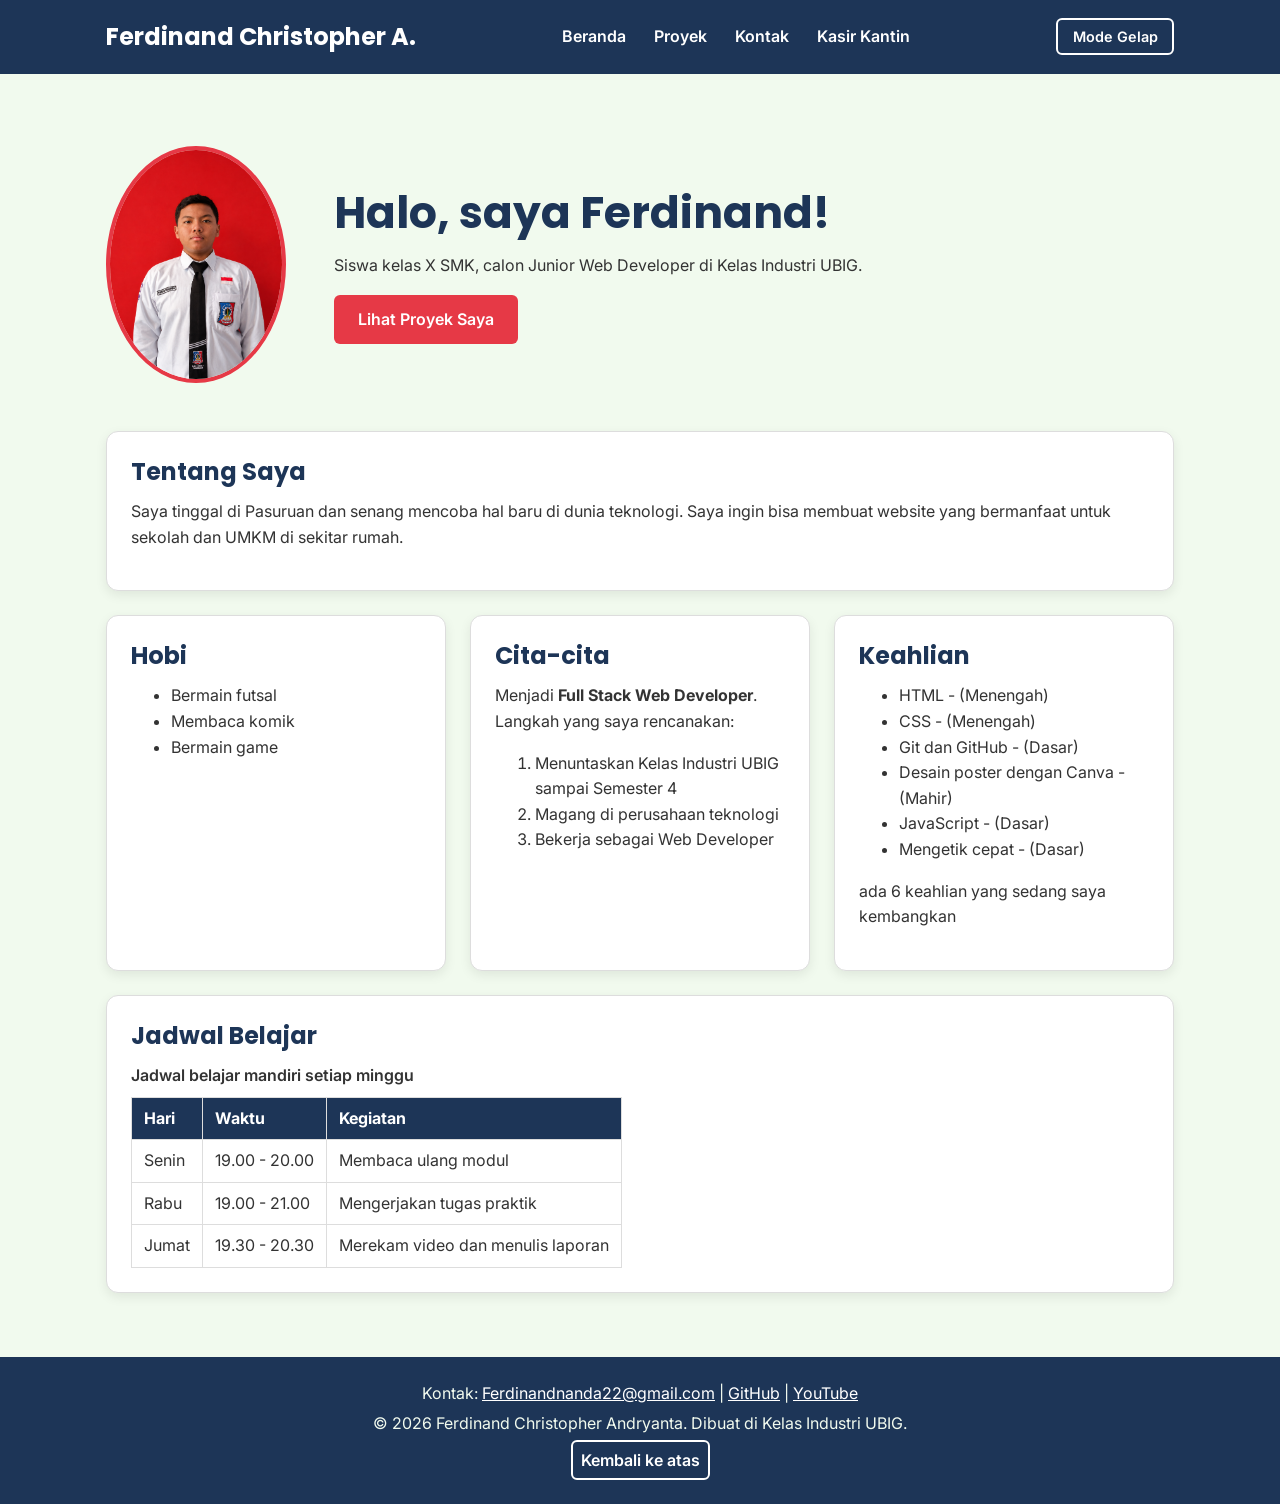
<file: index.html>
<!DOCTYPE html>
<html lang="id">
<head>
  <meta charset="UTF-8">
  <meta name="viewport" content="width=device-width, initial-scale=1.0">
  <title>Ferdinand Christopher A. | Beranda</title>
  <link rel="preconnect" href="https://fonts.googleapis.com">
  <link rel="preconnect" href="https://fonts.gstatic.com" crossorigin>
  <link href="https://fonts.googleapis.com/css2?family=Inter:wght@400;600&family=Poppins:wght@600;700&display=swap" rel="stylesheet">
  <link rel="stylesheet" href="css/style.css">
  <script src="JS/main.js" defer></script>
</head>
<body>
  <header>
    <div class="container navbar">
      <h1>Ferdinand Christopher A.</h1>
      <nav class="menu-laptop">
        <ul>
          <li><a href="index.html">Beranda</a></li>
          <li><a href="proyek.html">Proyek</a></li>
          <li><a href="kontak.html">Kontak</a></li>
          <li><a href="Kantin/kantin.html">Kasir Kantin</a></li>
        </ul>
      </nav>

      <button type="button" id="tombol-tema" class="tombol-tema">Mode Gelap</button>

      <!-- Tantangan: menu ponsel yang bisa dibuka-tutup -->
      <details class="menu-ponsel">
        <summary>Menu</summary>
        <nav>
          <ul>
            <li><a href="index.html">Beranda</a></li>
            <li><a href="proyek.html">Proyek</a></li>
            <li><a href="kontak.html">Kontak</a></li>
            <li><a href="Kantin/kantin.html">Kasir Kantin</a></li>
          </ul>
        </nav>
      </details>
    </div>
  </header>

  <main>
    <div class="container">
      <section class="hero">
        <img src="gwah smk set.png" alt="Foto profil Ferdinand" width="180" height="180">
        <div>
          <h2>Halo, saya Ferdinand!</h2>
          <p>Siswa kelas X SMK, calon Junior Web Developer di Kelas Industri UBIG.</p>
          <a href="proyek.html" class="tombol">Lihat Proyek Saya</a>
        </div>
      </section>

      <section class="kartu">
        <h2>Tentang Saya</h2>
        <p>Saya tinggal di Pasuruan dan senang mencoba hal baru di dunia teknologi. Saya ingin bisa membuat website yang bermanfaat untuk sekolah dan UMKM di sekitar rumah.</p>
      </section>

      <div class="daftar-kartu">
        <section class="kartu">
          <h2>Hobi</h2>
          <ul>
            <li>Bermain futsal</li>
            <li>Membaca komik</li>
            <li>Bermain game</li>
          </ul>
        </section>

        <section class="kartu">
          <h2>Cita-cita</h2>
          <p>Menjadi <strong>Full Stack Web Developer</strong>. Langkah yang saya rencanakan:</p>
          <ol>
            <li>Menuntaskan Kelas Industri UBIG sampai Semester 4</li>
            <li>Magang di perusahaan teknologi</li>
            <li>Bekerja sebagai Web Developer</li>
          </ol>
        </section>

        <section class="kartu">
          <h2>Keahlian</h2>
          <ul id="daftar-skill"></ul>
          <p id="jumlah-skill"></p>
        </section>
      </div>

      <section class="kartu">
        <h2>Jadwal Belajar</h2>
        <table>
          <caption>Jadwal belajar mandiri setiap minggu</caption>
          <thead>
            <tr>
              <th>Hari</th>
              <th>Waktu</th>
              <th>Kegiatan</th>
            </tr>
          </thead>
          <tbody>
            <tr>
              <td>Senin</td>
              <td>19.00 - 20.00</td>
              <td>Membaca ulang modul</td>
            </tr>
            <tr>
              <td>Rabu</td>
              <td>19.00 - 21.00</td>
              <td>Mengerjakan tugas praktik</td>
            </tr>
            <tr>
              <td>Jumat</td>
              <td>19.30 - 20.30</td>
              <td>Merekam video dan menulis laporan</td>
            </tr>
          </tbody>
        </table>
      </section>
    </div>
  </main>

  <footer>
    <p>Kontak: <a href="mailto:ferdinandnanda22@gmail.com.candiom">Ferdinandnanda22@gmail.com</a> |
      <a href="https://github.com/" target="_blank">GitHub</a> |
      <a href="https://www.youtube.com/" target="_blank">YouTube</a></p>
    <p>&copy; 2026 Ferdinand Christopher Andryanta. Dibuat di Kelas Industri UBIG.</p>
    <button type="button" id="tombol-atas" class="tombol-atas">Kembali ke atas</button>
  </footer>
</body>
</html>
</file>
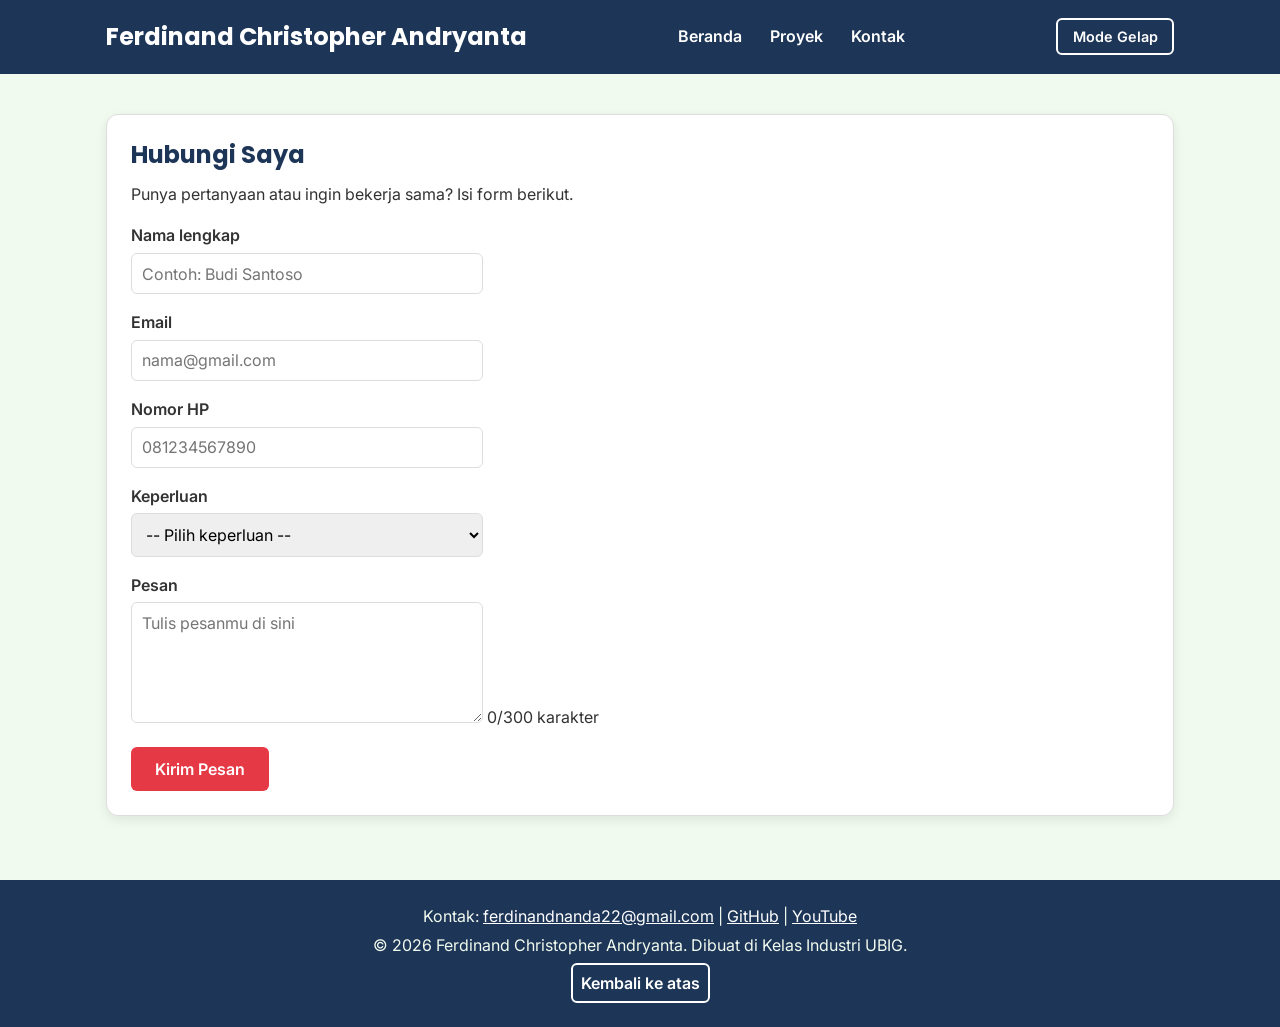
<file: kontak.html>
<!DOCTYPE html>
<html lang="id">
<head>
  <meta charset="UTF-8">
  <meta name="viewport" content="width=device-width, initial-scale=1.0">
  <title> Ferdinand Christopher Andryanta| Kontak</title>
  <link rel="preconnect" href="https://fonts.googleapis.com">
  <link rel="preconnect" href="https://fonts.gstatic.com" crossorigin>
  <link href="https://fonts.googleapis.com/css2?family=Inter:wght@400;600&family=Poppins:wght@600;700&display=swap" rel="stylesheet">
  <link rel="stylesheet" href="css/style.css">
  <script src="JS/main.js" defer></script>
</head>
<body>
  <header>
    <div class="container navbar">
      <h1>Ferdinand Christopher Andryanta</h1>
      <nav class="menu-laptop">
        <ul>
          <li><a href="index.html">Beranda</a></li>
          <li><a href="proyek.html">Proyek</a></li>
          <li><a href="kontak.html">Kontak</a></li>
        </ul>
      </nav>

      <button type="button" id="tombol-tema" class="tombol-tema">Mode Gelap</button>

      <!-- Tantangan: menu ponsel yang bisa dibuka-tutup -->
      <details class="menu-ponsel">
        <summary>Menu</summary>
        <nav>
          <ul>
            <li><a href="index.html">Beranda</a></li>
            <li><a href="proyek.html">Proyek</a></li>
            <li><a href="kontak.html">Kontak</a></li>
            <li><a href="Kantin/kantin.html">Kasir Kantin</a></li>
          </ul>
        </nav>
      </details>
    </div>
  </header>

  <main>
    <div class="container">
      <section class="kartu">
        <h2>Hubungi Saya</h2>
        <p>Punya pertanyaan atau ingin bekerja sama? Isi form berikut.</p>

        <form>
          <p>
            <label for="nama">Nama lengkap</label><br>
            <input type="text" id="nama" name="nama" placeholder="Contoh: Budi Santoso" required>
          </p>
          <p>
            <label for="email">Email</label><br>
            <input type="email" id="email" name="email" placeholder="nama@gmail.com" required>
          </p>
          <p>
            <label for="hp">Nomor HP</label><br>
            <input type="tel" id="hp" name="hp" placeholder="081234567890" required>
          </p>
          <p>
            <label for="keperluan">Keperluan</label><br>
            <select id="keperluan" name="keperluan" required>
              <option value="">-- Pilih keperluan --</option>
              <option value="bertanya">Bertanya</option>
              <option value="kerja-sama">Kerja sama proyek</option>
              <option value="lainnya">Lainnya</option>
            </select>
          </p>
          <p>
            <label for="pesan">Pesan</label><br>
            <textarea id="pesan" name="pesan" rows="5" cols="40" placeholder="Tulis pesanmu di sini" required></textarea>
            <span id="hitung-karakter" class="keterangan">0/300 karakter</span>
          </p>
          <button type="submit">Kirim Pesan</button>
        </form>
      </section>
    </div>
  </main>

  <footer>
    <p>Kontak: <a href="mailto:ferdinandnanda22@gmail.com">ferdinandnanda22@gmail.com</a> |
      <a href="https://github.com/" target="_blank">GitHub</a> |
      <a href="https://www.youtube.com/" target="_blank">YouTube</a></p>
    <p>&copy; 2026 Ferdinand Christopher Andryanta. Dibuat di Kelas Industri UBIG.</p>
    <button type="button" id="tombol-atas" class="tombol-atas">Kembali ke atas</button>
  </footer>
</body>
</html>
</file>
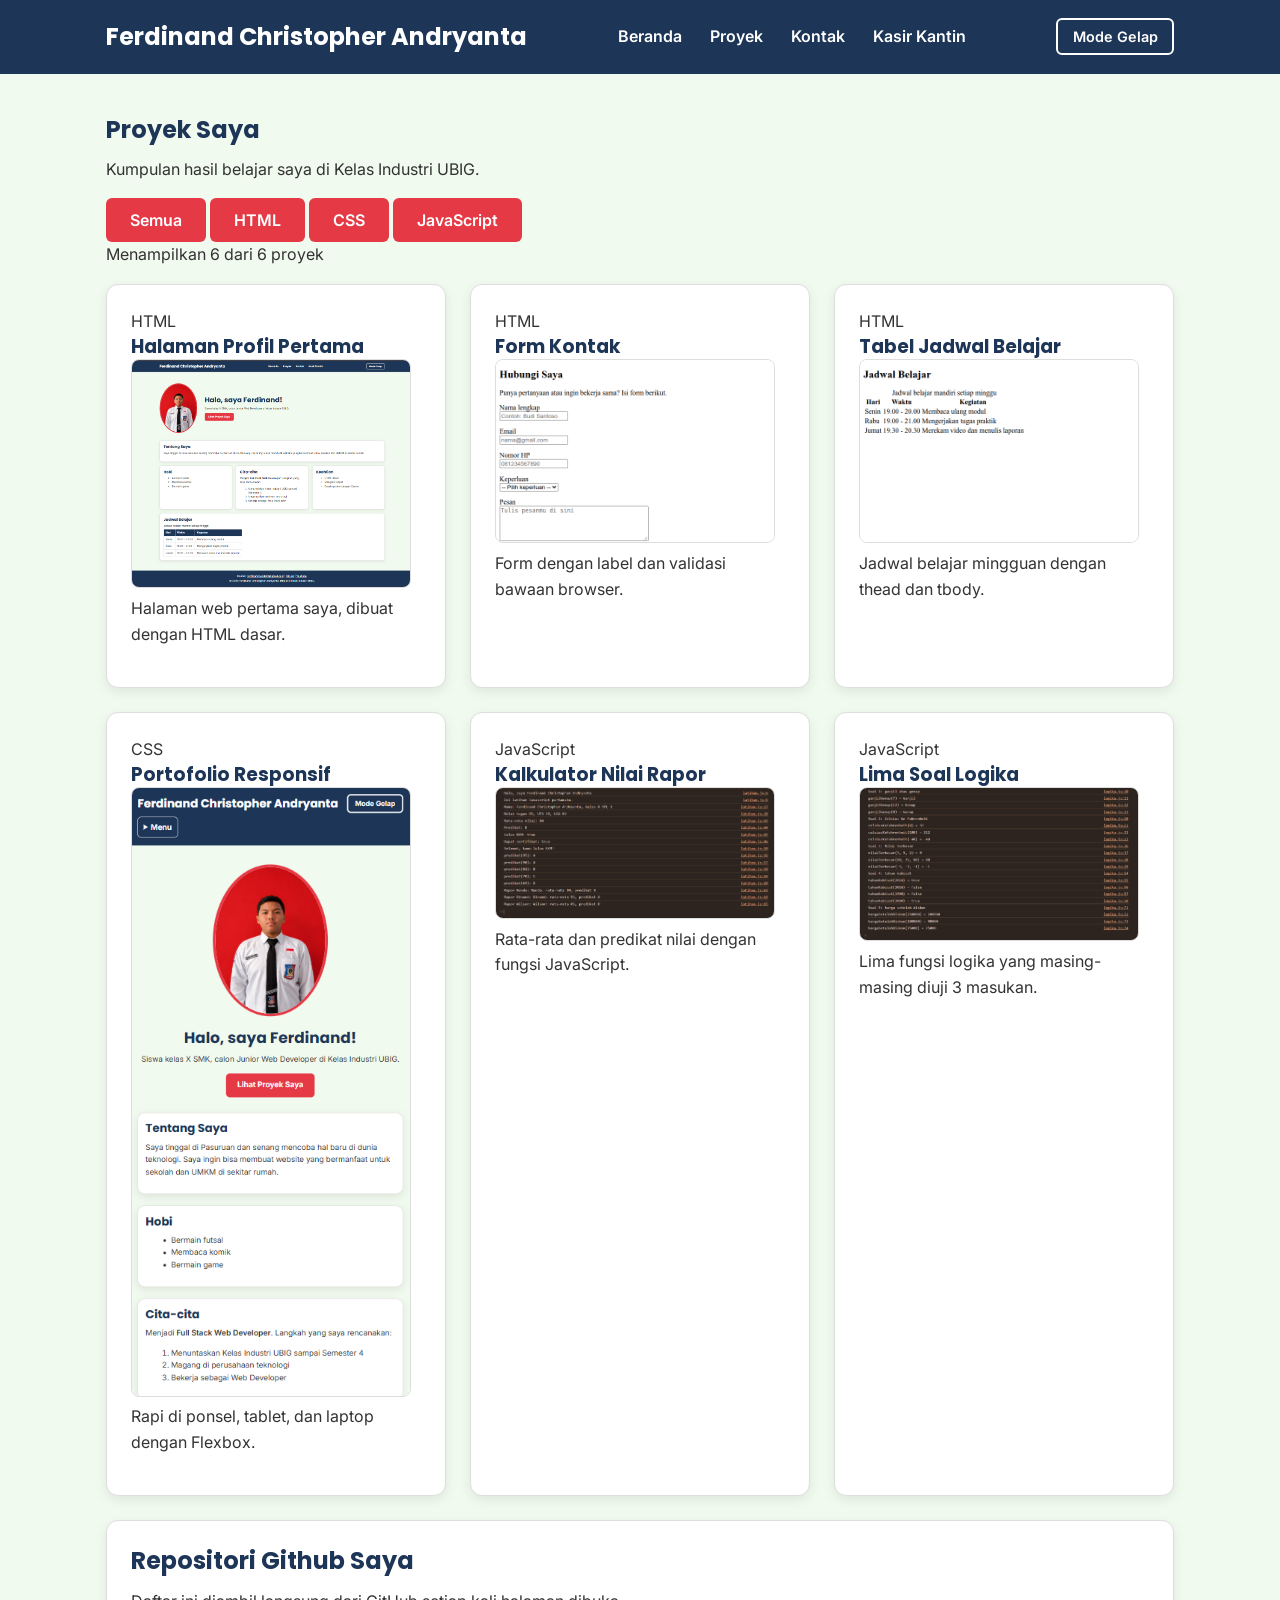
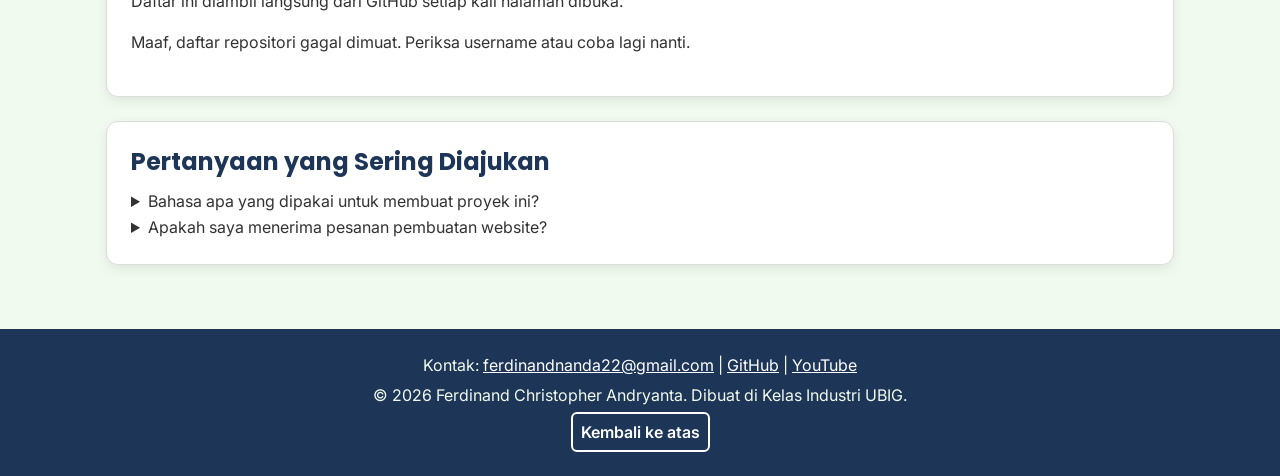
<file: proyek.html>
<!DOCTYPE html>
<html lang="id">
<head>
  <meta charset="UTF-8">
  <meta name="viewport" content="width=device-width, initial-scale=1.0">
  <title>Ferdinand Christopher Andryanta | Proyek</title>
  <link rel="preconnect" href="https://fonts.googleapis.com">
  <link rel="preconnect" href="https://fonts.gstatic.com" crossorigin>
  <link href="https://fonts.googleapis.com/css2?family=Inter:wght@400;600&family=Poppins:wght@600;700&display=swap" rel="stylesheet">
  <link rel="stylesheet" href="css/style.css">
  <script src="JS/main.js" defer></script>
</head>
<body>
  <header>
    <div class="container navbar">
      <h1>Ferdinand Christopher Andryanta</h1>
      <nav class="menu-laptop">
        <ul>
          <li><a href="index.html">Beranda</a></li>
          <li><a href="proyek.html">Proyek</a></li>
          <li><a href="kontak.html">Kontak</a></li>
          <li><a href="Kantin/kantin.html">Kasir Kantin</a></li>
        </ul>
      </nav>

      <button type="button" id="tombol-tema" class="tombol-tema">Mode Gelap</button>

      <!-- Tantangan: menu ponsel yang bisa dibuka-tutup -->
      <details class="menu-ponsel">
        <summary>Menu</summary>
        <nav>
          <ul>
            <li><a href="index.html">Beranda</a></li>
            <li><a href="proyek.html">Proyek</a></li>
            <li><a href="kontak.html">Kontak</a></li>
            <li><a href="Kantin/kantin.html">Kasir Kantin</a></li>
          </ul>
        </nav>
      </details>
    </div>
  </header>

  <main>
    <div class="container">
      <section>
        <h2>Proyek Saya</h2>
        <p>Kumpulan hasil belajar saya di Kelas Industri UBIG.</p>

        <div class="filter">
          <button type="button" class="tombol-filter aktif" id="filter-semua">Semua</button>
          <button type="button" class="tombol-filter" id="filter-HTML">HTML</button>
          <button type="button" class="tombol-filter" id="filter-CSS">CSS</button>
          <button type="button" class="tombol-filter" id="filter-JavaScript">JavaScript</button>
        </div>
        <p id="jumlah-proyek"></p>
        <div class="daftar-kartu" id="daftar-proyek"></div>
      </section>

      <section class="kartu">
        <h2>Repositori Github Saya</h2>
          <p>Daftar ini diambil langsung dari GitHub setiap kali halaman dibuka.</p>
          <p id="status-repo"></p>
        <ul id="daftar-repo"></ul>
      </section>

      <!-- FAQ dengan details dan summary -->
      <section class="kartu">
        <h2>Pertanyaan yang Sering Diajukan</h2>
        <details>
          <summary>Bahasa apa yang dipakai untuk membuat proyek ini?</summary>
          <p>Semua proyek di halaman ini dibuat dengan HTML. Tampilannya akan saya rapikan dengan CSS mulai Minggu 03.</p>
        </details>
        <details>
          <summary>Apakah saya menerima pesanan pembuatan website?</summary>
          <p>Belum, saya masih belajar. Namun kamu tetap boleh menghubungi saya melalui eamil saya di halaman Kontak.</p>
        </details>
      </section>
    </div>
  </main>

  <footer>
    <p>Kontak: <a href="mailto:ferdinandnanda22@gmail.com">ferdinandnanda22@gmail.com</a> |
      <a href="https://github.com/" target="_blank">GitHub</a> |
      <a href="https://www.youtube.com/" target="_blank">YouTube</a></p>
    <p>&copy; 2026 Ferdinand Christopher Andryanta. Dibuat di Kelas Industri UBIG.</p>
    <button type="button" id="tombol-atas" class="tombol-atas">Kembali ke atas</button>
  </footer>
</body>
</html>
</file>
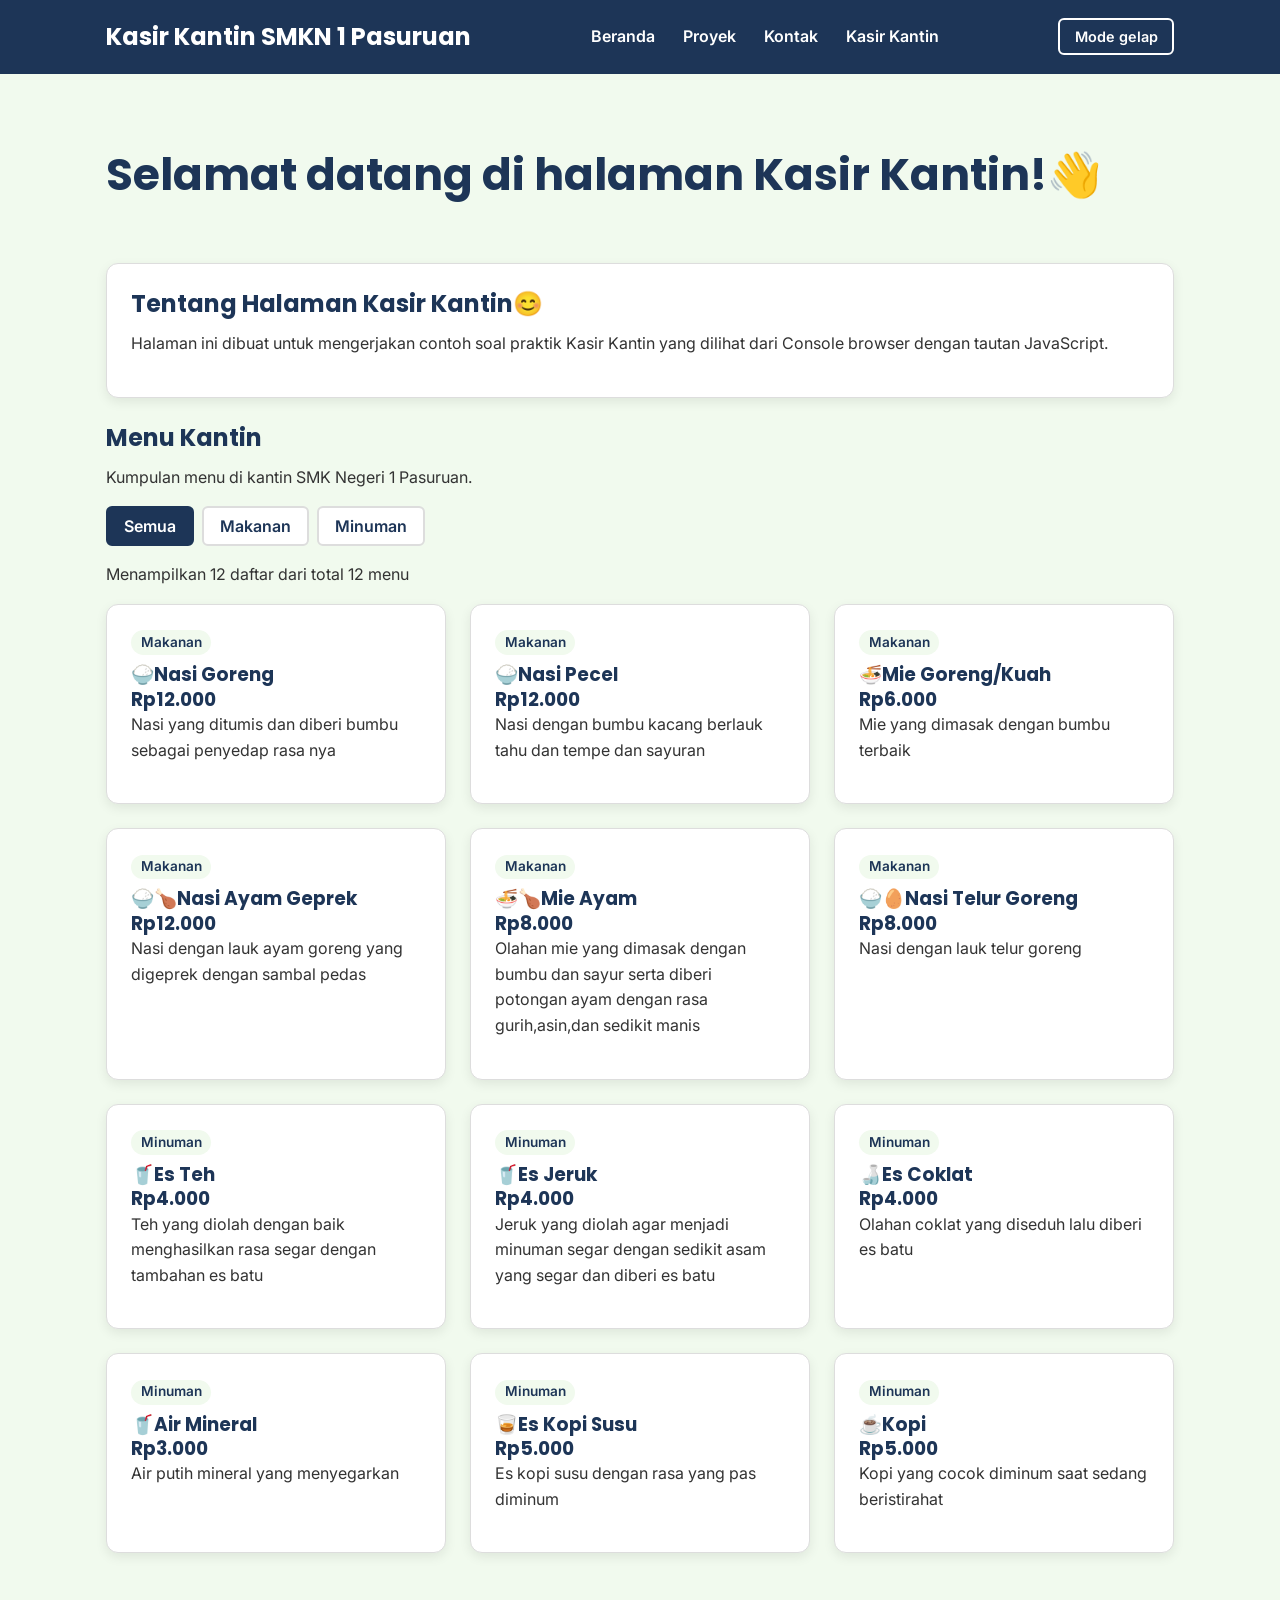
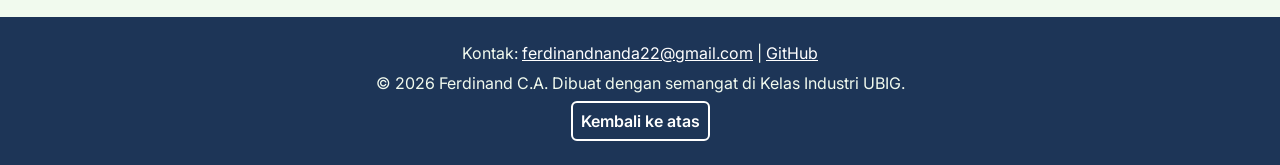
<file: Kantin/kantin.html>
<!DOCTYPE html>
<html lang="id">
<head>
  <meta charset="UTF-8">
  <meta name="viewport" content="width=device-width, initial-scale=1.0">
  <title>Kasir Kantin SMKN 1 Pasuruan</title>
  <link rel="icon" href="../img/RkhMlgKtk.png">
  <link rel="preconnect" href="https://fonts.googleapis.com">
  <link rel="preconnect" href="https://fonts.gstatic.com" crossorigin>
  <link href="https://fonts.googleapis.com/css2?family=Inter:wght@400;600&family=Poppins:wght@600;700&display=swap" rel="stylesheet">
  <link rel="stylesheet" href="style.css">
  <script src="kantin.js" defer></script>
</head>
<body>
  <header>
    <div class="container navbar">
      <h1>Kasir Kantin SMKN 1 Pasuruan</h1>
           <nav class="menu-laptop">
        <ul>
          <li><a href="../index.html">Beranda</a></li>
          <li><a href="../proyek.html">Proyek</a></li>
          <li><a href="../kontak.html">Kontak</a></li>
          <li><a href="kantin.html">Kasir Kantin</a></li>
        </ul>
      </nav>
      <button type="button" id="tombol-tema" class="tombol-tema">Mode gelap</button>
      <!-- Tantangan: menu ponsel yang bisa dibuka-tutup -->
      <details class="menu-ponsel">
        <summary>Menu</summary>
        <nav>
          <ul>
            <li><a href="../index.html">Beranda</a></li>
            <li><a href="../proyek.html">Proyek</a></li>
            <li><a href="../kontak.html">Kontak</a></li>
            <li><a href="kantin.html">Kasir Kantin</a></li>
          </ul>
        </nav>
      </details>
    </div>
  </header>

  <main>
    <div class="container">
      <section class="hero">
        <div>
          <h2>Selamat datang di halaman Kasir Kantin!👋</h2>
        </div>
      </section>

      <section class="kartu">
        <h2>Tentang Halaman Kasir Kantin😊</h2>
        <p>Halaman ini dibuat untuk mengerjakan contoh soal praktik Kasir Kantin yang dilihat dari Console browser dengan tautan JavaScript.
        </p>
      </section>
      <section>
        <h2>Menu Kantin</h2>
        <p>Kumpulan menu di kantin SMK Negeri 1 Pasuruan.</p>

        <div class="filter">
          <button type="button" class="tombol-filter aktif" id="filter-semua">Semua</button>
          <button type="button" class="tombol-filter" id="filter-makanan">Makanan</button>
          <button type="button" class="tombol-filter" id="filter-minuman">Minuman</button>
        </div>

        <p id="jumlah-menu"></p>

        <div class="daftar-kartu" id="daftar-menu"></div>
      </section>
    </div>
  </main>

  <footer>
    <p>Kontak: <a href="mailto:ferdinandnanda22@gmail.com">ferdinandnanda22@gmail.com</a> |
      <a href="https://github.com/Gentleemerel" target="_blank">GitHub</a> 
    <p>&copy; 2026 Ferdinand C.A. Dibuat dengan semangat di Kelas Industri UBIG.</p>
    <button type="button" id="tombol-atas" class="tombol-atas">Kembali ke atas</button>
  </footer>
</body>
</html>
</file>
<file: css/style.css>
/* Gaya portofolio Andi Pratama
   Palet: #1D3557 (utama), #E63946 (aksen), #F1FAEE (latar)
   Huruf: Poppins (judul), Inter (isi)
   Tata letak: mobile first, titik ubah 768px (tablet) dan 1024px (laptop) */

/* 1. Reset */
* {
  box-sizing: border-box;
  margin: 0;
}

img {
  max-width: 100%;
  height: auto;
}

/* 2. Dasar halaman: warna dan huruf */
body {
  font-family: "Inter", Arial, sans-serif;
  font-size: 1rem;
  line-height: 1.6;
  color: var(--warna-teks);
  background-color: var(--warna-latar);
}

h1, h2, h3 {
  font-family: "Poppins", Arial, sans-serif;
  color: var(--warna-judul);
  line-height: 1.3;
}

h2 {
  margin-bottom: 0.75rem;
}

p, ul, ol {
  margin-bottom: 1rem;
}

a {
  color: var(--warna-tautan);
}

/* 3. Wadah, header, dan menu */
.container {
  max-width: 1100px;
  margin: 0 auto;
  padding: 0 1rem;
}

header {
  background-color: var(--warna-utama);
  color: #FFFFFF;
  padding: 1rem 0;
}

header h1 {
  color: #FFFFFF;
  font-size: 1.5rem;
}

.navbar {
  display: flex;
  flex-wrap: wrap;
  justify-content: space-between;
  align-items: center;
  gap: 0.5rem;
}

nav ul {
  display: flex;
  gap: 0.25rem;
  padding: 0;
  margin: 0;
  list-style: none;
}

nav a {
  display: inline-block;
  padding: 0.5rem 0.75rem;
  border-radius: 6px;
  color: #FFFFFF;
  font-weight: 600;
  text-decoration: none;
}

/* Tantangan: menu ponsel buka-tutup dengan details */
.menu-laptop {
  display: none;
}

.menu-ponsel summary {
  padding: 0.5rem 0.75rem;
  border: 1px solid #FFFFFF;
  border-radius: 6px;
  font-weight: 600;
  cursor: pointer;
}

.menu-ponsel ul {
  flex-direction: column;
  margin-top: 0.5rem;
}

/* 4. Isi utama, hero, dan kartu */
main {
  padding: 1.5rem 0;
}

.hero {
  display: flex;
  flex-direction: column;
  align-items: center;
  gap: 1.5rem;
  padding: 1rem 0 2rem;
  text-align: center;
}

.hero img {
  border: 4px solid #E63946;
  border-radius: 50%;
}

.hero h2 {
  font-size: 2rem;
}

.tombol {
  display: inline-block;
  padding: 0.75rem 1.5rem;
  border-radius: 6px;
  background-color: #E63946;
  color: #FFFFFF;
  font-weight: 600;
  text-decoration: none;
}

.kartu {
  background-color: var(--warna-kartu);
  padding: 1rem;
  margin-bottom: 1.5rem;
  border: 1px solid var(--warna-garis);
  border-radius: 12px;
  box-shadow: 0 4px 12px rgba(0, 0, 0, 0.08);
}

.daftar-kartu {
  display: flex;
  flex-wrap: wrap;
  gap: 1.5rem;
  margin-bottom: 1.5rem;
}

.daftar-kartu .kartu {
  flex: 1 1 280px;
  margin-bottom: 0;
}

article img {
  border-radius: 8px;
  border: 1px solid var(--warna-garis);
}

/* 5. Tabel */
table {
  border-collapse: collapse;
}

caption {
  font-weight: 600;
  text-align: left;
  margin-bottom: 0.5rem;
}

th, td {
  border: 1px solid var(--warna-garis);
  padding: 0.5rem 0.75rem;
  text-align: left;
}

th {
  background-color: var(--warna-utama);
  color: #FFFFFF;
}

/* 6. Form */
label {
  font-weight: 600;
}

input, select, textarea {
  width: 100%;
  max-width: 22rem;
  padding: 0.6rem;
  margin-top: 0.25rem;
  border: 1px solid var(--warna-garis);
  border-radius: 6px;
  font-family: inherit;
  font-size: 1rem;
}

button {
  padding: 0.75rem 1.5rem;
  border: none;
  border-radius: 6px;
  background-color: #E63946;
  color: #FFFFFF;
  font-family: inherit;
  font-size: 1rem;
  font-weight: 600;
  cursor: pointer;
}

/* 7. Footer */
footer {
  background-color: var(--warna-utama);
  color: #F1FAEE;
  text-align: center;
  padding: 1.5rem;
}

footer p {
  margin-bottom: 0.25rem;
}

footer a {
  color: #FFFFFF;
}

/* 8. Tablet: lebar layar 768px ke atas */
@media (min-width: 768px) {
  .menu-laptop {
    display: block;
  }

  .menu-ponsel {
    display: none;
  }

  .hero {
    flex-direction: row;
    padding: 2rem 0 3rem;
    text-align: left;
  }

  .kartu {
    padding: 1.5rem;
  }
}

/* 9. Laptop: lebar layar 1024px ke atas */
@media (min-width: 1024px) {
  main {
    padding: 2.5rem 0;
  }

  .hero {
    gap: 3rem;
  }

  .hero h2 {
    font-size: 2.75rem;
  }
}

/* 10. Tombol tema, filter, dan label kategori */
.tombol-tema {
  padding: 0.5rem 0.9rem;
  border: 2px solid #FFFFFF;
  background-color: transparent;
  font-size: 0.9rem;
}

:root {
  --warna-utama: #1D3557;
  --warna-judul: #1D3557;
  --warna-tautan: #E63946;
  --warna-latar: #F1FAEE;
  --warna-teks: #333333;
  --warna-kartu: #FFFFFF;
  --warna-garis: #DDDDDD;
  color-scheme: light;
}

body.gelap {
  --warna-utama: #0B1526;
  --warna-judul: #A8DADC;
  --warna-tautan: #FF8A8A;
  --warna-latar: #121A24;
  --warna-teks: #E3E8EE;
  --warna-kartu: #1C2836;
  --warna-garis: #34465A;
  color-scheme: dark;
}

/* Animasi menu buka dan tutup */
.menu-ponsel nav {
    max-height: 0;
    overflow: hidden;
    opacity: 0;
    transform: translateY(-12px);
    transition:
        max-height 0.4s ease,
        opacity 0.3s ease,
        transform 0.4s ease;
}

.menu-ponsel[open]:not(.menutup) nav {
    max-height: 300px;
    opacity: 1;
    transform: translateY(0);
}

.menu-ponsel nav ul {
    margin: 0;
    padding: 10px 0;
}

.menu-ponsel summary {
    cursor: pointer;
}

/* 12. Tombol kembali ke atas halaman */
.tombol-atas {
  background-color: transparent;
  border: 2px solid white;
  padding: 0.5rem;
}
</file>
<file: Kantin/style.css>
/* Gaya portofolio Ferdinand 
   Palet: #1D3557 (utama), #E63946 (aksen), #F1FAEE (latar)
   Huruf: Poppins (judul), Inter (isi)
   Tata letak: mobile first, titik ubah 768px (tablet) dan 1024px (laptop) */

/* 1. Reset */
* {
  box-sizing: border-box;
  margin: 0;
}

img {
  max-width: 100%;
  height: auto;
}

/* 2. Dasar halaman: warna dan huruf */
:root {
  --warna-utama: #1D3557;
  --warna-judul: #1D3557;
  --warna-aksen: #E63946;
  --warna-tautan: #E63946;
  --warna-latar: #F1FAEE;
  --warna-teks: #333333;
  --warna-kartu: #FFFFFF;
  --warna-garis: #DDDDDD;
}

body {
  font-family: "Inter", Arial, sans-serif;
  font-size: 1rem;
  line-height: 1.6;
  color: var(--warna-teks);
  background-color: var(--warna-latar);
}

h1, h2, h3 {
  font-family: "Poppins", Arial, sans-serif;
  color: var(--warna-judul);
  line-height: 1.3;
}

h2 {
  margin-bottom: 0.75rem;
}

p, ul, ol {
  margin-bottom: 1rem;
}

a {
  color: var(--warna-tautan);
}

/* 3. Wadah, header, dan menu */
.container {
  max-width: 1100px;
  margin: 0 auto;
  padding: 0 1rem;
}

header {
  background-color: var(--warna-utama);
  color: #FFFFFF;
  padding: 1rem 0;
}

header h1 {
  color: #FFFFFF;
  font-size: 1.5rem;
}

.navbar {
  display: flex;
  flex-wrap: wrap;
  justify-content: space-between;
  align-items: center;
  gap: 0.5rem;
}

nav ul {
  display: flex;
  gap: 0.25rem;
  padding: 0;
  margin: 0;
  list-style: none;
}

nav a {
  display: inline-block;
  padding: 0.5rem 0.75rem;
  border-radius: 6px;
  color: #FFFFFF;
  font-weight: 600;
  text-decoration: none;
}

/* Tantangan: menu ponsel buka-tutup dengan details */
.menu-laptop {
  display: none;
}

.menu-ponsel summary {
  padding: 0.5rem 0.75rem;
  border: 1px solid #FFFFFF;
  border-radius: 6px;
  font-weight: 600;
  cursor: pointer;
}

.menu-ponsel ul {
  flex-direction: column;
  margin-top: 0.5rem;
}

/* 4. Isi utama, hero, dan kartu */
main {
  padding: 1.5rem 0;
}

.hero {
  display: flex;
  flex-direction: column;
  align-items: center;
  gap: 1.5rem;
  padding: 1rem 0 2rem;
  text-align: center;
}

.hero img {
  border: 4px solid var(--warna-aksen);
  border-radius: 50%;
}

.hero h2 {
  font-size: 2rem;
}

.kartu {
  background-color: var(--warna-kartu);
  padding: 1rem;
  margin-bottom: 1.5rem;
  border: 1px solid var(--warna-garis);
  border-radius: 12px;
  box-shadow: 0 4px 12px rgba(0, 0, 0, 0.08);
}

.daftar-kartu {
  display: flex;
  flex-wrap: wrap;
  gap: 1.5rem;
  margin-bottom: 1.5rem;
}

.daftar-kartu .kartu {
  flex: 1 1 280px;
  margin-bottom: 0;
}

article img {
  border-radius: 8px;
  border: 1px solid var(--warna-garis);
}

/* 5. Tabel */
table {
  border-collapse: collapse;
}

caption {
  font-weight: 600;
  text-align: left;
  margin-bottom: 0.5rem;
}

th, td {
  border: 1px solid var(--warna-garis);
  padding: 0.5rem 0.75rem;
  text-align: left;
}

th {
  background-color: var(--warna-utama);
  color: #FFFFFF;
}

/* 6. Form */
label {
  font-weight: 600;
}

input, select, textarea {
  width: 100%;
  max-width: 22rem;
  padding: 0.6rem;
  margin-top: 0.25rem;
  border: 1px solid var(--warna-garis);
  border-radius: 6px;
  font-family: inherit;
  font-size: 1rem;
  background-color: var(--warna-kartu);
  color: var(--warna-teks);
}

button {
  padding: 0.75rem 1.5rem;
  border: none;
  border-radius: 6px;
  background-color: var(--warna-aksen);
  color: #FFFFFF;
  font-family: inherit;
  font-size: 1rem;
  font-weight: 600;
  cursor: pointer;
}

.keterangan {
  font-size: 0.875rem;
}

/* 7. Footer */
footer {
  background-color: var(--warna-utama);
  color: #F1FAEE;
  text-align: center;
  padding: 1.5rem;
}

footer p {
  margin-bottom: 0.25rem;
}

footer a {
  color: #FFFFFF;
}

/* 8. Tablet: lebar layar 768px ke atas */
@media (min-width: 768px) {
  .menu-laptop {
    display: block;
  }

  .menu-ponsel {
    display: none;
  }

  .hero {
    flex-direction: row;
    padding: 2rem 0 3rem;
    text-align: left;
  }

  .kartu {
    padding: 1.5rem;
  }
}

/* 9. Laptop: lebar layar 1024px ke atas */
@media (min-width: 1024px) {
  main {
    padding: 2.5rem 0;
  }

  .hero {
    gap: 3rem;
  }

  .hero h2 {
    font-size: 2.75rem;
  }
}

/* 10. Tombol tema, filter, dan label kategori */
.tombol-tema {
  padding: 0.5rem 0.9rem;
  border: 2px solid #FFFFFF;
  background-color: transparent;
  font-size: 0.9rem;
}

.filter {
  display: flex;
  flex-wrap: wrap;
  gap: 0.5rem;
  margin-bottom: 1rem;
}

.tombol-filter {
  padding: 0.5rem 1rem;
  border: 2px solid var(--warna-garis);
  background-color: var(--warna-kartu);
  color: var(--warna-judul);
}

.tombol-filter.aktif {
  border-color: var(--warna-utama);
  background-color: var(--warna-utama);
  color: #FFFFFF;
}

.label {
  display: inline-block;
  padding: 0.1rem 0.6rem;
  margin-bottom: 0.5rem;
  border-radius: 999px;
  background-color: var(--warna-latar);
  color: var(--warna-judul);
  font-size: 0.85rem;
  font-weight: 600;
}

/* 11. Tema gelap: isi variabelcdiganti saat body memiliki class gelap */
body.gelap {
  --warna-utama :#0B1526;
  --warna-judul: #A8DADC;
  --warna-tautan: #FF8A8A;
  --warna-latar: #121A24;
  --warna-teks: #E3E8EE;
  --warna-kartu: #1C2836;
  --warna-garis: #34465A;
}

/* 12. Tombol kembali ke atas halaman */
.tombol-atas {
  background-color: transparent;
  border: 2px solid white;
  padding: 0.5rem;
}
</file>
